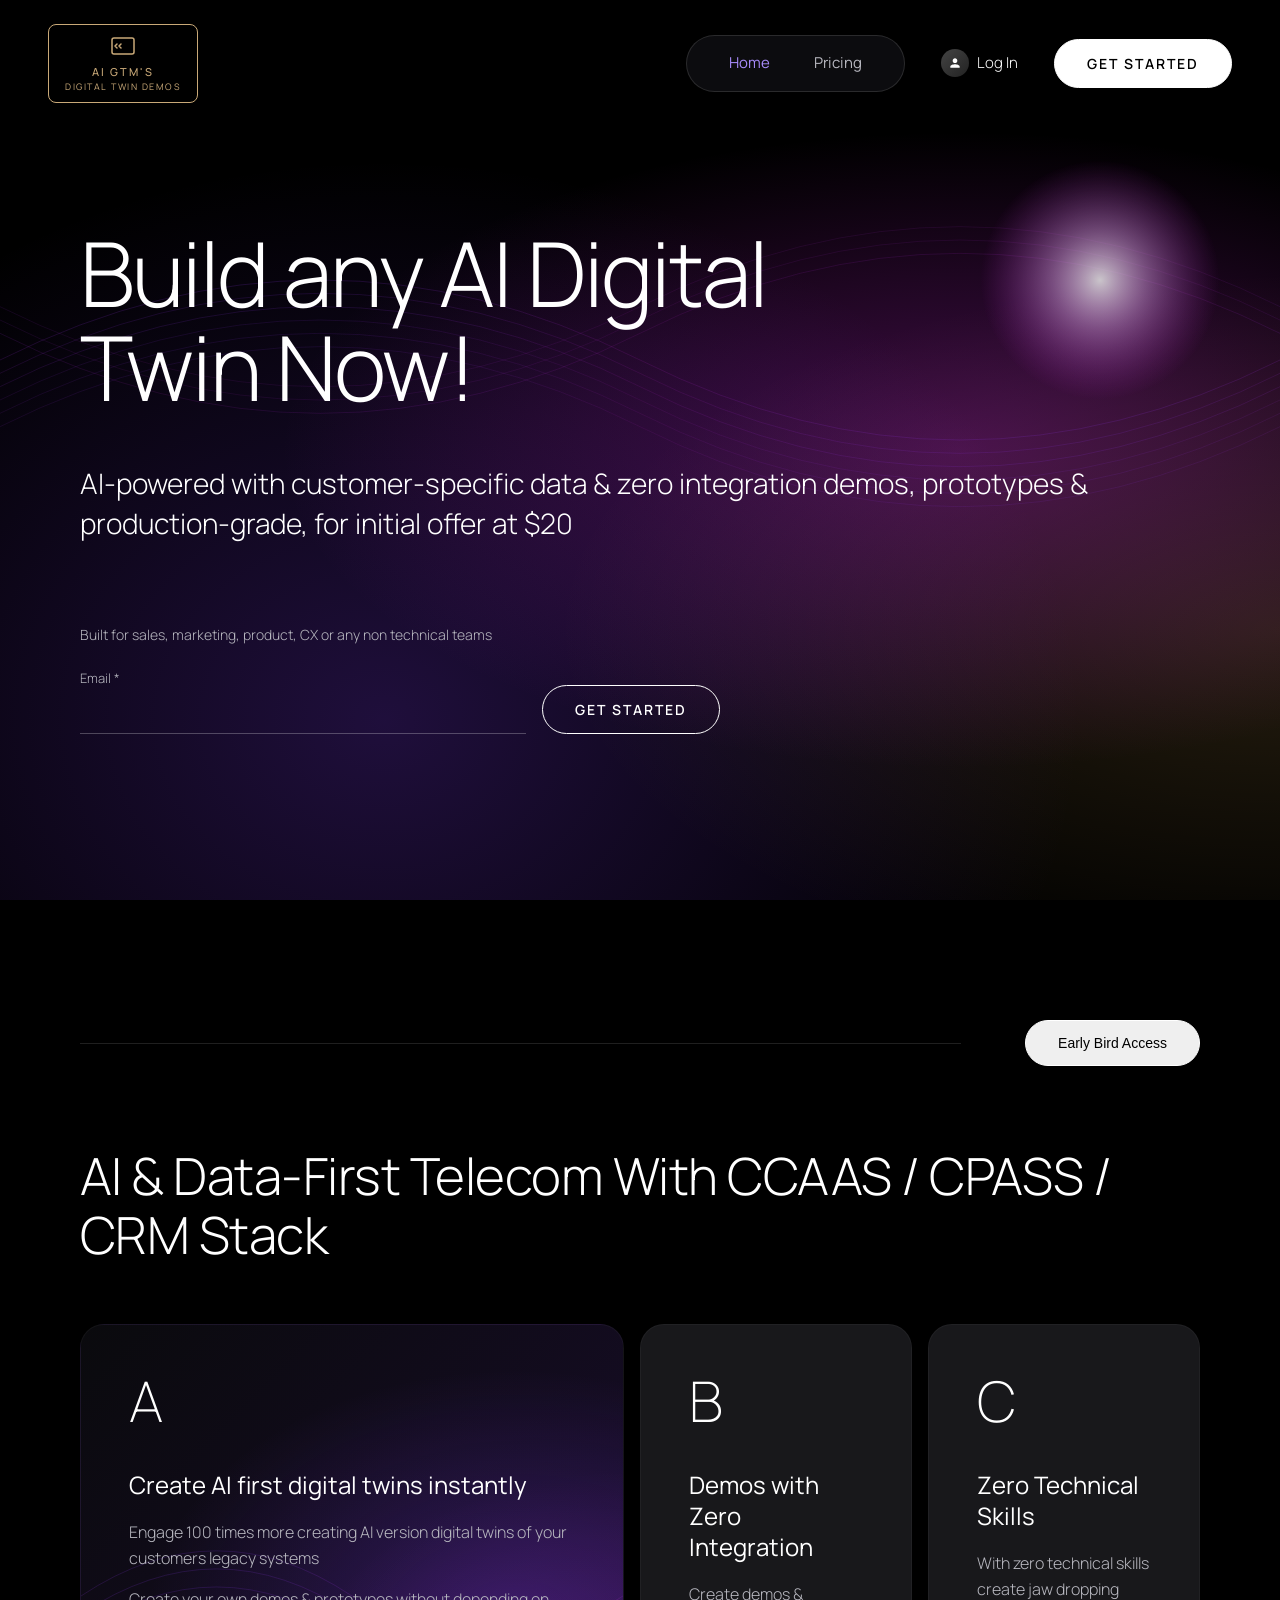
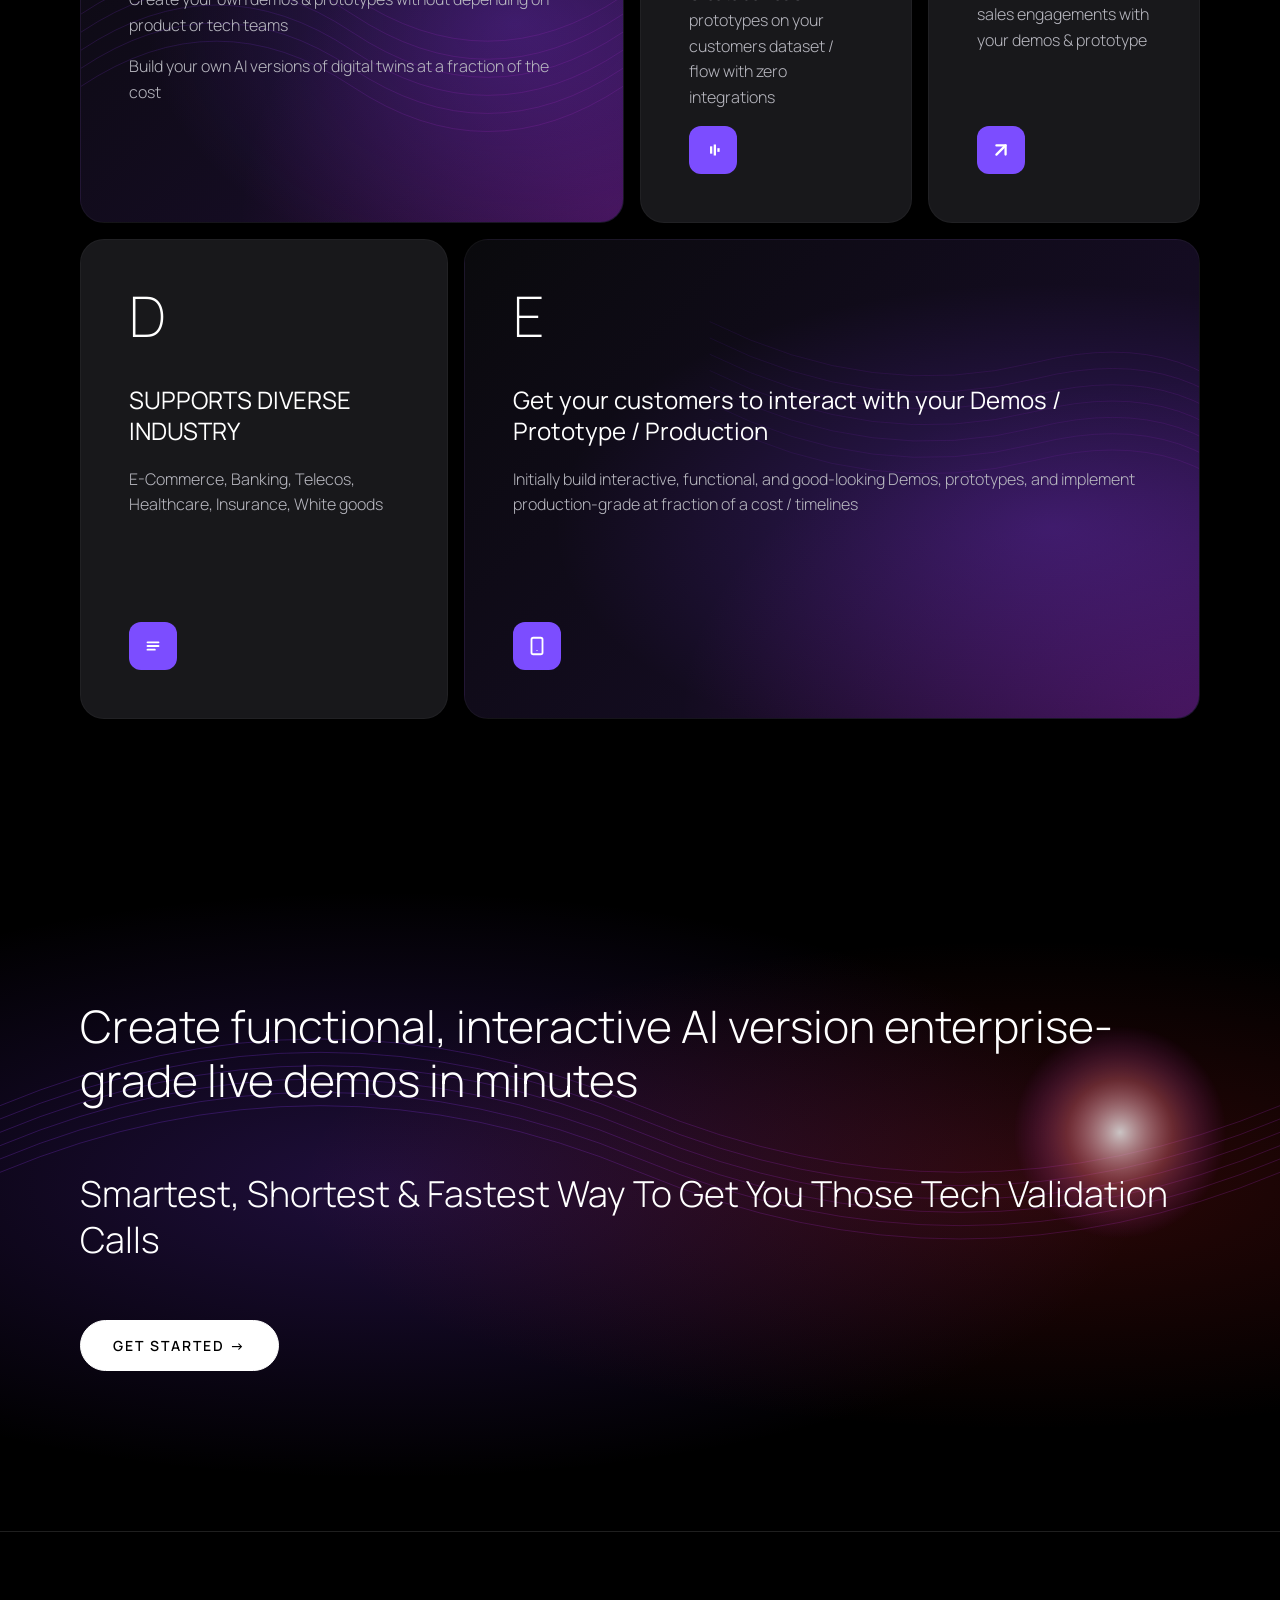
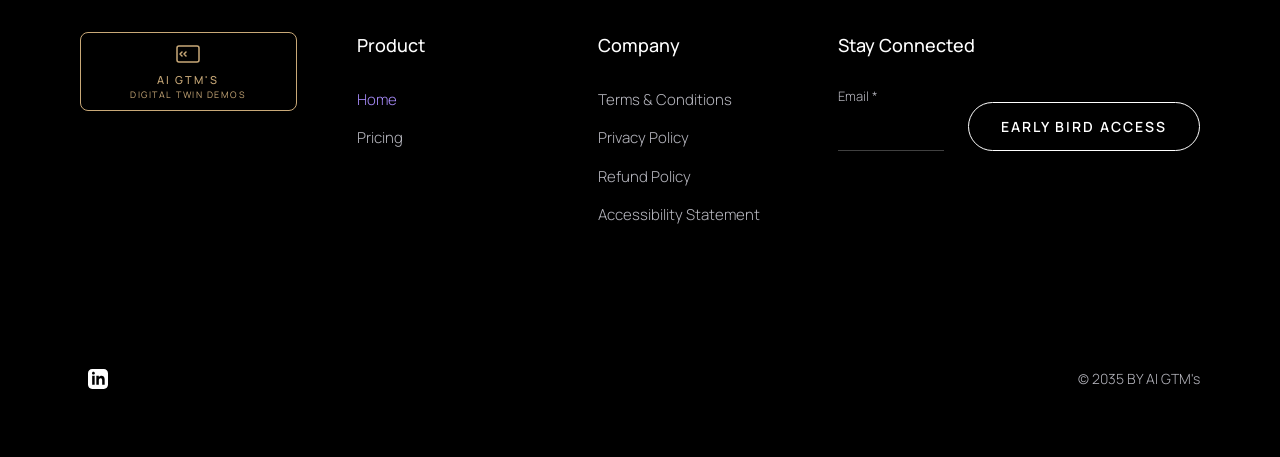
<file: index.html>
<!DOCTYPE html>
<html lang="en">
<head>
  <meta charset="UTF-8">
  <meta name="viewport" content="width=device-width, initial-scale=1.0">
  <title>AI GTM's — Build Any AI Digital Twin Now</title>
  <meta name="description" content="AI-powered with customer-specific data & zero integration demos, prototypes & production-grade, for initial offer at $20.">
  <link rel="stylesheet" href="styles.css">
</head>
<body>

  <!-- NAVIGATION -->
  <nav class="nav">
    <a href="index.html" class="logo">
      <div class="logo-icon">
        <svg width="28" height="28" viewBox="0 0 28 28" fill="none">
          <rect x="3" y="5" width="22" height="16" rx="2" stroke="#c9a978" stroke-width="1.5"/>
          <path d="M8 11l-2 2 2 2M12 11l-2 2 2 2" stroke="#c9a978" stroke-width="1.5" stroke-linecap="round" stroke-linejoin="round"/>
        </svg>
      </div>
      <div class="logo-text">AI GTM'S<br><span class="sub">DIGITAL TWIN DEMOS</span></div>
    </a>

    <div class="nav-right">
      <div class="nav-links">
        <a href="index.html" class="active">Home</a>
        <a href="pricing.html">Pricing</a>
      </div>
      <a href="#" class="login-btn">
        <span class="avatar">
          <svg width="14" height="14" viewBox="0 0 24 24" fill="currentColor"><path d="M12 12c2.21 0 4-1.79 4-4s-1.79-4-4-4-4 1.79-4 4 1.79 4 4 4zm0 2c-2.67 0-8 1.34-8 4v2h16v-2c0-2.66-5.33-4-8-4z"/></svg>
        </span>
        Log In
      </a>
      <button class="btn btn-primary">Get Started</button>
    </div>
  </nav>

  <!-- HERO -->
  <section class="hero">
    <div class="hero-bg"></div>
    <svg class="hero-wave" viewBox="0 0 1920 1080" preserveAspectRatio="xMidYMid slice" xmlns="http://www.w3.org/2000/svg">
      <defs>
        <linearGradient id="waveGrad" x1="0%" y1="0%" x2="100%" y2="100%">
          <stop offset="0%" stop-color="#7c3aed" stop-opacity="0.7"/>
          <stop offset="50%" stop-color="#c026d3" stop-opacity="0.5"/>
          <stop offset="100%" stop-color="#7c3aed" stop-opacity="0.7"/>
        </linearGradient>
        <radialGradient id="glow" cx="50%" cy="50%" r="50%">
          <stop offset="0%" stop-color="#fff" stop-opacity="0.9"/>
          <stop offset="40%" stop-color="#f0abfc" stop-opacity="0.5"/>
          <stop offset="100%" stop-color="#c026d3" stop-opacity="0"/>
        </radialGradient>
      </defs>
      <g opacity="0.8">
        <!-- Multiple wave layers -->
        <path d="M0,540 Q480,300 960,540 T1920,540" stroke="url(#waveGrad)" stroke-width="1" fill="none" opacity="0.6"/>
        <path d="M0,560 Q480,320 960,560 T1920,560" stroke="url(#waveGrad)" stroke-width="1" fill="none" opacity="0.5"/>
        <path d="M0,580 Q480,340 960,580 T1920,580" stroke="url(#waveGrad)" stroke-width="1" fill="none" opacity="0.5"/>
        <path d="M0,600 Q480,360 960,600 T1920,600" stroke="url(#waveGrad)" stroke-width="1" fill="none" opacity="0.4"/>
        <path d="M0,620 Q480,380 960,620 T1920,620" stroke="url(#waveGrad)" stroke-width="1" fill="none" opacity="0.4"/>
        <path d="M0,640 Q480,400 960,640 T1920,640" stroke="url(#waveGrad)" stroke-width="1" fill="none" opacity="0.4"/>
        <path d="M0,500 Q480,740 960,500 T1920,500" stroke="url(#waveGrad)" stroke-width="1" fill="none" opacity="0.5"/>
        <path d="M0,480 Q480,720 960,480 T1920,480" stroke="url(#waveGrad)" stroke-width="1" fill="none" opacity="0.4"/>
        <path d="M0,460 Q480,700 960,460 T1920,460" stroke="url(#waveGrad)" stroke-width="1" fill="none" opacity="0.4"/>
      </g>
      <circle cx="1650" cy="420" r="180" fill="url(#glow)"/>
    </svg>

    <div class="hero-content">
      <h1>Build any AI Digital<br>Twin Now!</h1>
      <p class="lead">AI-powered with customer-specific data &amp; zero integration demos, prototypes &amp; production-grade, for initial offer at $20</p>
      <p class="sub">Built for sales, marketing, product, CX or any non technical teams</p>
      <div class="email-form">
        <div class="field">
          <label for="hero-email">Email *</label>
          <input id="hero-email" type="email" required>
        </div>
        <button class="btn">Get Started</button>
      </div>
    </div>
  </section>

  <!-- FEATURES SECTION -->
  <section class="section">
    <div class="section-header">
      <div class="divider-line"></div>
      <button class="early-bird-pill">Early Bird Access</button>
    </div>

    <h2>AI &amp; Data-First Telecom With CCAAS / CPASS / CRM Stack</h2>

    <div style="height: 60px;"></div>

    <!-- Row 1: A, B, C -->
    <div class="cards">
      <div class="card card-large">
        <svg class="card-wave-bg" viewBox="0 0 600 480" preserveAspectRatio="xMidYMid slice">
          <defs>
            <linearGradient id="cardWaveA" x1="0%" y1="0%" x2="100%" y2="100%">
              <stop offset="0%" stop-color="#7c3aed" stop-opacity="0.6"/>
              <stop offset="100%" stop-color="#c026d3" stop-opacity="0.6"/>
            </linearGradient>
          </defs>
          <g>
            <path d="M0,300 Q150,200 300,300 T600,300" stroke="url(#cardWaveA)" stroke-width="0.8" fill="none"/>
            <path d="M0,320 Q150,220 300,320 T600,320" stroke="url(#cardWaveA)" stroke-width="0.8" fill="none"/>
            <path d="M0,340 Q150,240 300,340 T600,340" stroke="url(#cardWaveA)" stroke-width="0.8" fill="none"/>
            <path d="M0,360 Q150,260 300,360 T600,360" stroke="url(#cardWaveA)" stroke-width="0.8" fill="none"/>
            <path d="M0,380 Q150,280 300,380 T600,380" stroke="url(#cardWaveA)" stroke-width="0.8" fill="none"/>
            <path d="M0,400 Q150,300 300,400 T600,400" stroke="url(#cardWaveA)" stroke-width="0.8" fill="none"/>
          </g>
        </svg>
        <div class="card-letter">A</div>
        <h3>Create AI first digital twins instantly</h3>
        <p>Engage 100 times more creating AI version digital twins of your customers legacy systems</p>
        <p>Create your own demos &amp; prototypes without depending on product or tech teams</p>
        <p>Build your own AI versions of digital twins at a fraction of the cost</p>
      </div>

      <div class="card">
        <div class="card-letter">B</div>
        <h3>Demos with Zero Integration</h3>
        <p>Create demos &amp; prototypes on your customers dataset / flow with zero integrations</p>
        <div class="card-icon">
          <svg width="22" height="22" viewBox="0 0 24 24" fill="none" stroke="currentColor" stroke-width="2.5">
            <line x1="6" y1="12" x2="6" y2="12"/>
            <line x1="10" y1="8" x2="10" y2="16"/>
            <line x1="14" y1="6" x2="14" y2="18"/>
            <line x1="18" y1="10" x2="18" y2="14"/>
          </svg>
        </div>
      </div>

      <div class="card">
        <div class="card-letter">C</div>
        <h3>Zero Technical Skills</h3>
        <p>With zero technical skills create jaw dropping sales engagements with your demos &amp; prototype</p>
        <div class="card-icon">
          <svg width="22" height="22" viewBox="0 0 24 24" fill="none" stroke="currentColor" stroke-width="2.5" stroke-linecap="round" stroke-linejoin="round">
            <line x1="7" y1="17" x2="17" y2="7"/>
            <polyline points="7 7 17 7 17 17"/>
          </svg>
        </div>
      </div>
    </div>

    <!-- Row 2: D, E -->
    <div class="cards-row-2">
      <div class="card">
        <div class="card-letter">D</div>
        <h3>SUPPORTS DIVERSE INDUSTRY</h3>
        <p>E-Commerce, Banking, Telecos, Healthcare, Insurance, White goods</p>
        <div class="card-icon">
          <svg width="22" height="22" viewBox="0 0 24 24" fill="none" stroke="currentColor" stroke-width="2" stroke-linecap="round">
            <line x1="6" y1="8" x2="18" y2="8"/>
            <line x1="6" y1="12" x2="18" y2="12"/>
            <line x1="6" y1="16" x2="14" y2="16"/>
          </svg>
        </div>
      </div>

      <div class="card card-large">
        <svg class="card-wave-bg" viewBox="0 0 900 480" preserveAspectRatio="xMidYMid slice">
          <defs>
            <linearGradient id="cardWaveE" x1="0%" y1="0%" x2="100%" y2="100%">
              <stop offset="0%" stop-color="#4c1d95" stop-opacity="0.6"/>
              <stop offset="100%" stop-color="#c026d3" stop-opacity="0.7"/>
            </linearGradient>
          </defs>
          <g>
            <path d="M300,100 Q500,200 700,150 T1000,250" stroke="url(#cardWaveE)" stroke-width="0.8" fill="none"/>
            <path d="M300,120 Q500,220 700,170 T1000,270" stroke="url(#cardWaveE)" stroke-width="0.8" fill="none"/>
            <path d="M300,140 Q500,240 700,190 T1000,290" stroke="url(#cardWaveE)" stroke-width="0.8" fill="none"/>
            <path d="M300,160 Q500,260 700,210 T1000,310" stroke="url(#cardWaveE)" stroke-width="0.8" fill="none"/>
            <path d="M300,180 Q500,280 700,230 T1000,330" stroke="url(#cardWaveE)" stroke-width="0.8" fill="none"/>
            <path d="M300,200 Q500,300 700,250 T1000,350" stroke="url(#cardWaveE)" stroke-width="0.8" fill="none"/>
            <path d="M300,220 Q500,320 700,270 T1000,370" stroke="url(#cardWaveE)" stroke-width="0.8" fill="none"/>
          </g>
        </svg>
        <div class="card-letter">E</div>
        <h3>Get your customers to interact with your Demos / Prototype / Production</h3>
        <p>Initially build interactive, functional, and good-looking Demos, prototypes, and implement production-grade at fraction of a cost / timelines</p>
        <div class="card-icon">
          <svg width="22" height="22" viewBox="0 0 24 24" fill="none" stroke="currentColor" stroke-width="2">
            <rect x="6" y="3" width="12" height="18" rx="2"/>
            <line x1="12" y1="17" x2="12" y2="17.5"/>
          </svg>
        </div>
      </div>
    </div>
  </section>

  <!-- DEMOS / VALUE PROP SECTION -->
  <section class="demos-section">
    <div class="demos-bg"></div>
    <svg class="hero-wave" viewBox="0 0 1920 800" preserveAspectRatio="xMidYMid slice" xmlns="http://www.w3.org/2000/svg">
      <defs>
        <linearGradient id="waveGrad2" x1="0%" y1="0%" x2="100%" y2="100%">
          <stop offset="0%" stop-color="#7c3aed" stop-opacity="0.7"/>
          <stop offset="100%" stop-color="#c026d3" stop-opacity="0.5"/>
        </linearGradient>
        <radialGradient id="glow2" cx="50%" cy="50%" r="50%">
          <stop offset="0%" stop-color="#fff" stop-opacity="0.9"/>
          <stop offset="50%" stop-color="#fb7185" stop-opacity="0.4"/>
          <stop offset="100%" stop-color="#c026d3" stop-opacity="0"/>
        </radialGradient>
      </defs>
      <g opacity="0.7">
        <path d="M0,400 Q480,200 960,400 T1920,400" stroke="url(#waveGrad2)" stroke-width="1" fill="none"/>
        <path d="M0,420 Q480,220 960,420 T1920,420" stroke="url(#waveGrad2)" stroke-width="1" fill="none"/>
        <path d="M0,440 Q480,240 960,440 T1920,440" stroke="url(#waveGrad2)" stroke-width="1" fill="none"/>
        <path d="M0,460 Q480,260 960,460 T1920,460" stroke="url(#waveGrad2)" stroke-width="1" fill="none"/>
        <path d="M0,480 Q480,280 960,480 T1920,480" stroke="url(#waveGrad2)" stroke-width="1" fill="none"/>
        <path d="M0,500 Q480,300 960,500 T1920,500" stroke="url(#waveGrad2)" stroke-width="1" fill="none"/>
      </g>
      <circle cx="1680" cy="440" r="160" fill="url(#glow2)"/>
    </svg>
    <div class="demos-content">
      <h2>Create functional, interactive AI version enterprise-grade live demos in minutes</h2>
      <h3>Smartest, Shortest &amp; Fastest Way To Get You Those Tech Validation Calls</h3>
      <a href="pricing.html" class="btn btn-primary">Get Started →</a>
    </div>
  </section>

  <!-- FOOTER -->
  <footer class="footer">
    <div class="footer-grid">
      <a href="index.html" class="logo" style="align-self: flex-start;">
        <div class="logo-icon">
          <svg width="28" height="28" viewBox="0 0 28 28" fill="none">
            <rect x="3" y="5" width="22" height="16" rx="2" stroke="#c9a978" stroke-width="1.5"/>
            <path d="M8 11l-2 2 2 2M12 11l-2 2 2 2" stroke="#c9a978" stroke-width="1.5" stroke-linecap="round" stroke-linejoin="round"/>
          </svg>
        </div>
        <div class="logo-text">AI GTM'S<br><span class="sub">DIGITAL TWIN DEMOS</span></div>
      </a>

      <div>
        <h4>Product</h4>
        <ul>
          <li><a href="index.html" class="active">Home</a></li>
          <li><a href="pricing.html">Pricing</a></li>
        </ul>
      </div>

      <div>
        <h4>Company</h4>
        <ul>
          <li><a href="#">Terms &amp; Conditions</a></li>
          <li><a href="#">Privacy Policy</a></li>
          <li><a href="#">Refund Policy</a></li>
          <li><a href="#">Accessibility Statement</a></li>
        </ul>
      </div>

      <div>
        <h4>Stay Connected</h4>
        <div class="footer-form">
          <div class="field">
            <label for="footer-email">Email *</label>
            <input id="footer-email" type="email" required>
          </div>
          <button class="btn">Early Bird Access</button>
        </div>
      </div>
    </div>

    <div class="footer-bottom">
      <div class="social">
        <a href="#" aria-label="LinkedIn">
          <svg width="20" height="20" viewBox="0 0 24 24" fill="currentColor">
            <path d="M19 0h-14C2.24 0 0 2.24 0 5v14c0 2.76 2.24 5 5 5h14c2.76 0 5-2.24 5-5V5c0-2.76-2.24-5-5-5zM8 19H5V8h3v11zM6.5 6.73c-.97 0-1.75-.79-1.75-1.76s.78-1.76 1.75-1.76 1.75.79 1.75 1.76-.78 1.76-1.75 1.76zM20 19h-3v-5.6c0-3.37-4-3.11-4 0V19h-3V8h3v1.76c1.4-2.58 7-2.77 7 2.47V19z"/>
          </svg>
        </a>
      </div>
      <div class="copyright">© 2035 BY AI GTM's</div>
    </div>
  </footer>

</body>
</html>
</file>
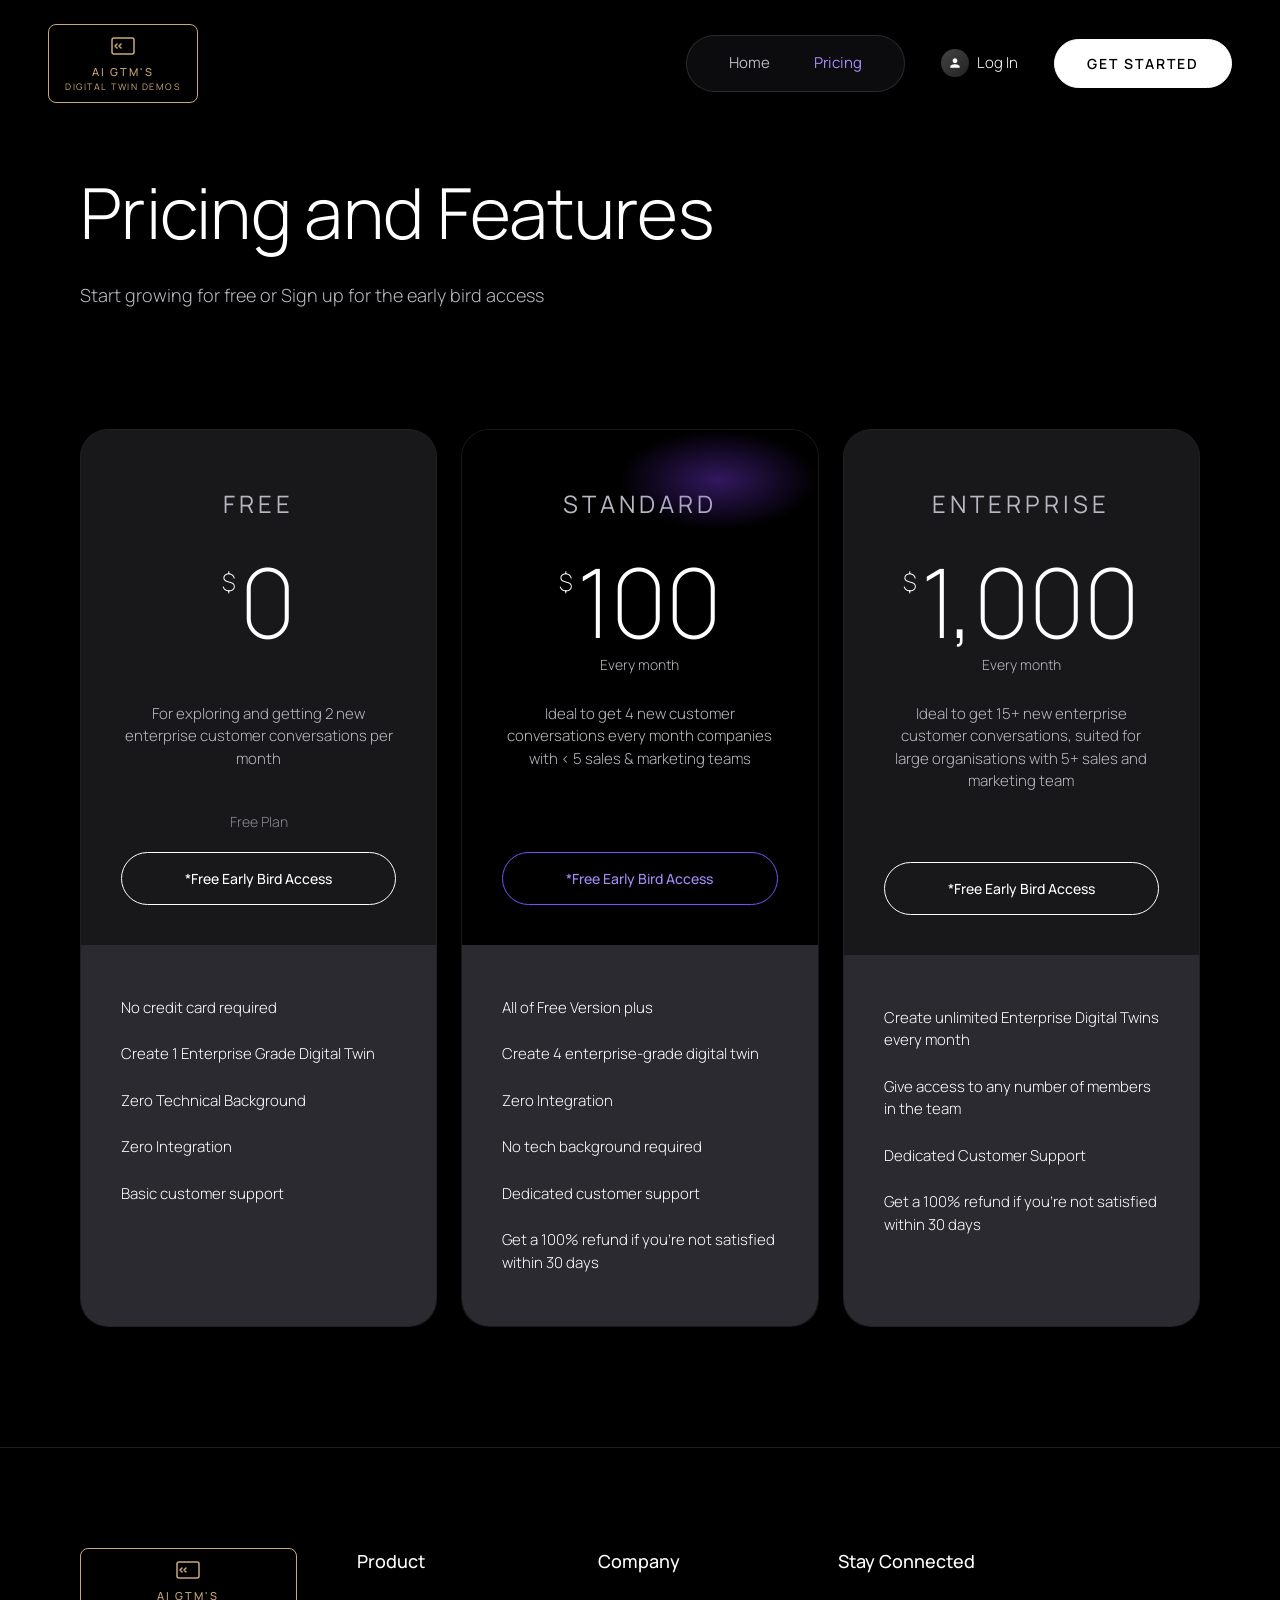
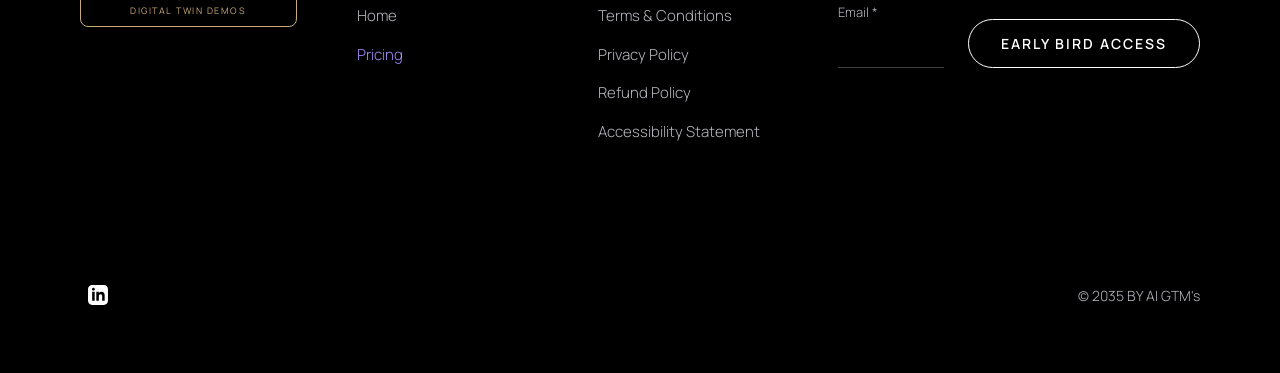
<file: pricing.html>
<!DOCTYPE html>
<html lang="en">
<head>
  <meta charset="UTF-8">
  <meta name="viewport" content="width=device-width, initial-scale=1.0">
  <title>Pricing — AI GTM's</title>
  <meta name="description" content="Pricing and Features. Start growing for free or Sign up for the early bird access.">
  <link rel="stylesheet" href="styles.css">
</head>
<body>

  <!-- NAVIGATION -->
  <nav class="nav">
    <a href="index.html" class="logo">
      <div class="logo-icon">
        <svg width="28" height="28" viewBox="0 0 28 28" fill="none">
          <rect x="3" y="5" width="22" height="16" rx="2" stroke="#c9a978" stroke-width="1.5"/>
          <path d="M8 11l-2 2 2 2M12 11l-2 2 2 2" stroke="#c9a978" stroke-width="1.5" stroke-linecap="round" stroke-linejoin="round"/>
        </svg>
      </div>
      <div class="logo-text">AI GTM'S<br><span class="sub">DIGITAL TWIN DEMOS</span></div>
    </a>

    <div class="nav-right">
      <div class="nav-links">
        <a href="index.html">Home</a>
        <a href="pricing.html" class="active">Pricing</a>
      </div>
      <a href="#" class="login-btn">
        <span class="avatar">
          <svg width="14" height="14" viewBox="0 0 24 24" fill="currentColor"><path d="M12 12c2.21 0 4-1.79 4-4s-1.79-4-4-4-4 1.79-4 4 1.79 4 4 4zm0 2c-2.67 0-8 1.34-8 4v2h16v-2c0-2.66-5.33-4-8-4z"/></svg>
        </span>
        Log In
      </a>
      <button class="btn btn-primary">Get Started</button>
    </div>
  </nav>

  <!-- PRICING HERO -->
  <section class="pricing-hero">
    <h1>Pricing and Features</h1>
    <p>Start growing for free or Sign up for the early bird access</p>
  </section>

  <!-- PRICING GRID -->
  <section class="pricing-grid">

    <!-- FREE -->
    <div class="price-card">
      <div class="price-header">
        <div class="price-tier">FREE</div>
        <div class="price-amount"><span class="dollar">$</span>0</div>
        <div class="price-period">&nbsp;</div>
        <div class="price-desc">For exploring and getting 2 new enterprise customer conversations per month</div>
        <div class="price-plan">Free Plan</div>
        <button class="price-cta">*Free Early Bird Access</button>
      </div>
      <ul class="price-features">
        <li>No credit card required</li>
        <li>Create 1 Enterprise Grade Digital Twin</li>
        <li>Zero Technical Background</li>
        <li>Zero Integration</li>
        <li>Basic customer support</li>
      </ul>
    </div>

    <!-- STANDARD - popular -->
    <div class="price-card popular">
      <div class="popular-tag">Popular</div>
      <div class="price-header">
        <div class="price-tier">STANDARD</div>
        <div class="price-amount"><span class="dollar">$</span>100</div>
        <div class="price-period">Every month</div>
        <div class="price-desc">Ideal to get 4 new customer conversations every month companies with &lt; 5 sales &amp; marketing teams</div>
        <div class="price-plan">&nbsp;</div>
        <button class="price-cta">*Free Early Bird Access</button>
      </div>
      <ul class="price-features">
        <li>All of Free Version plus</li>
        <li>Create 4 enterprise-grade digital twin</li>
        <li>Zero Integration</li>
        <li>No tech background required</li>
        <li>Dedicated customer support</li>
        <li>Get a 100% refund if you're not satisfied within 30 days</li>
      </ul>
    </div>

    <!-- ENTERPRISE -->
    <div class="price-card">
      <div class="price-header">
        <div class="price-tier">ENTERPRISE</div>
        <div class="price-amount"><span class="dollar">$</span>1,000</div>
        <div class="price-period">Every month</div>
        <div class="price-desc">Ideal to get 15+ new enterprise customer conversations, suited for large organisations with 5+ sales and marketing team</div>
        <div class="price-plan">&nbsp;</div>
        <button class="price-cta">*Free Early Bird Access</button>
      </div>
      <ul class="price-features">
        <li>Create unlimited Enterprise Digital Twins every month</li>
        <li>Give access to any number of members in the team</li>
        <li>Dedicated Customer Support</li>
        <li>Get a 100% refund if you're not satisfied within 30 days</li>
      </ul>
    </div>
  </section>

  <!-- FOOTER -->
  <footer class="footer">
    <div class="footer-grid">
      <a href="index.html" class="logo" style="align-self: flex-start;">
        <div class="logo-icon">
          <svg width="28" height="28" viewBox="0 0 28 28" fill="none">
            <rect x="3" y="5" width="22" height="16" rx="2" stroke="#c9a978" stroke-width="1.5"/>
            <path d="M8 11l-2 2 2 2M12 11l-2 2 2 2" stroke="#c9a978" stroke-width="1.5" stroke-linecap="round" stroke-linejoin="round"/>
          </svg>
        </div>
        <div class="logo-text">AI GTM'S<br><span class="sub">DIGITAL TWIN DEMOS</span></div>
      </a>

      <div>
        <h4>Product</h4>
        <ul>
          <li><a href="index.html">Home</a></li>
          <li><a href="pricing.html" class="active">Pricing</a></li>
        </ul>
      </div>

      <div>
        <h4>Company</h4>
        <ul>
          <li><a href="#">Terms &amp; Conditions</a></li>
          <li><a href="#">Privacy Policy</a></li>
          <li><a href="#">Refund Policy</a></li>
          <li><a href="#">Accessibility Statement</a></li>
        </ul>
      </div>

      <div>
        <h4>Stay Connected</h4>
        <div class="footer-form">
          <div class="field">
            <label for="footer-email">Email *</label>
            <input id="footer-email" type="email" required>
          </div>
          <button class="btn">Early Bird Access</button>
        </div>
      </div>
    </div>

    <div class="footer-bottom">
      <div class="social">
        <a href="#" aria-label="LinkedIn">
          <svg width="20" height="20" viewBox="0 0 24 24" fill="currentColor">
            <path d="M19 0h-14C2.24 0 0 2.24 0 5v14c0 2.76 2.24 5 5 5h14c2.76 0 5-2.24 5-5V5c0-2.76-2.24-5-5-5zM8 19H5V8h3v11zM6.5 6.73c-.97 0-1.75-.79-1.75-1.76s.78-1.76 1.75-1.76 1.75.79 1.75 1.76-.78 1.76-1.75 1.76zM20 19h-3v-5.6c0-3.37-4-3.11-4 0V19h-3V8h3v1.76c1.4-2.58 7-2.77 7 2.47V19z"/>
          </svg>
        </a>
      </div>
      <div class="copyright">© 2035 BY AI GTM's</div>
    </div>
  </footer>

</body>
</html>
</file>
<file: styles.css>
/* ============================================
   AI GTM's — Digital Twin Demos
   Rebuilt from original Wix design
   ============================================ */

@import url('https://fonts.googleapis.com/css2?family=Manrope:wght@300;400;500;600;700&family=Cormorant+Garamond:wght@300;400;500&display=swap');

:root {
  --bg: #000000;
  --bg-card: #18181b;
  --bg-card-2: #0f0f12;
  --text: #ffffff;
  --text-muted: #b8b8c0;
  --text-dim: #8a8a94;
  --accent: #7c4dff;
  --accent-bright: #a78bfa;
  --gold: #c9a978;
  --border: rgba(255, 255, 255, 0.12);
  --border-bright: rgba(255, 255, 255, 0.25);
  --gradient-purple: linear-gradient(135deg, #4c1d95 0%, #7c3aed 50%, #c026d3 100%);
}

* {
  box-sizing: border-box;
  margin: 0;
  padding: 0;
}

html { scroll-behavior: smooth; }

body {
  font-family: 'Manrope', -apple-system, sans-serif;
  background: var(--bg);
  color: var(--text);
  font-weight: 300;
  line-height: 1.5;
  overflow-x: hidden;
}

a { color: inherit; text-decoration: none; }

/* ============================================
   NAVIGATION
   ============================================ */
.nav {
  position: fixed;
  top: 0; left: 0; right: 0;
  z-index: 100;
  display: flex;
  justify-content: space-between;
  align-items: center;
  padding: 24px 48px;
  background: rgba(0, 0, 0, 0.7);
  backdrop-filter: blur(12px);
  -webkit-backdrop-filter: blur(12px);
}

.logo {
  display: flex;
  flex-direction: column;
  align-items: center;
  gap: 4px;
  padding: 8px 16px;
  border: 1px solid var(--gold);
  border-radius: 8px;
}

.logo-icon {
  width: 28px; height: 28px;
  display: flex; align-items: center; justify-content: center;
}

.logo-text {
  color: var(--gold);
  font-size: 11px;
  font-weight: 500;
  letter-spacing: 2px;
  text-align: center;
  line-height: 1.3;
}

.logo-text .sub {
  font-size: 9px;
  font-weight: 400;
  letter-spacing: 1.5px;
}

.nav-right {
  display: flex;
  align-items: center;
  gap: 20px;
}

.nav-links {
  display: flex;
  align-items: center;
  gap: 8px;
  padding: 8px 24px;
  background: rgba(20, 20, 25, 0.6);
  border: 1px solid var(--border);
  border-radius: 999px;
}

.nav-links a {
  padding: 8px 18px;
  font-size: 15px;
  font-weight: 400;
  color: var(--text-muted);
  border-radius: 999px;
  transition: color 0.2s;
}

.nav-links a:hover { color: var(--text); }
.nav-links a.active { color: var(--accent-bright); }

.login-btn {
  display: flex;
  align-items: center;
  gap: 8px;
  padding: 8px 16px;
  color: var(--text);
  font-size: 15px;
}

.avatar {
  width: 28px; height: 28px;
  border-radius: 50%;
  background: linear-gradient(135deg, #444, #222);
  display: flex; align-items: center; justify-content: center;
}

.btn {
  display: inline-flex;
  align-items: center;
  justify-content: center;
  gap: 10px;
  padding: 14px 32px;
  font-family: inherit;
  font-size: 14px;
  font-weight: 600;
  letter-spacing: 2px;
  text-transform: uppercase;
  border-radius: 999px;
  border: 1px solid var(--text);
  background: transparent;
  color: var(--text);
  cursor: pointer;
  transition: all 0.25s ease;
}

.btn:hover {
  background: var(--text);
  color: var(--bg);
  transform: translateY(-1px);
}

.btn-primary {
  background: var(--text);
  color: var(--bg);
}
.btn-primary:hover {
  background: transparent;
  color: var(--text);
}

.btn-accent {
  border-color: var(--accent);
  color: var(--accent-bright);
}

/* ============================================
   HERO
   ============================================ */
.hero {
  position: relative;
  min-height: 100vh;
  padding: 160px 80px 100px;
  overflow: hidden;
  display: flex;
  flex-direction: column;
  justify-content: center;
}

.hero-bg {
  position: absolute;
  inset: 0;
  z-index: 0;
  background: radial-gradient(ellipse at 75% 50%, rgba(192, 38, 211, 0.35), transparent 50%),
              radial-gradient(ellipse at 100% 70%, rgba(255, 200, 100, 0.15), transparent 40%),
              radial-gradient(ellipse at 30% 80%, rgba(124, 58, 237, 0.25), transparent 55%),
              #000;
}

.hero-wave {
  position: absolute;
  inset: 0;
  z-index: 1;
  pointer-events: none;
  opacity: 0.85;
}

.hero-content {
  position: relative;
  z-index: 2;
  max-width: 1400px;
}

.hero h1 {
  font-family: 'Manrope', sans-serif;
  font-weight: 300;
  font-size: clamp(48px, 7vw, 104px);
  line-height: 1.05;
  letter-spacing: -0.02em;
  margin-bottom: 48px;
}

.hero p.lead {
  font-size: clamp(20px, 2.2vw, 32px);
  font-weight: 300;
  line-height: 1.45;
  color: var(--text);
  max-width: 1100px;
  margin-bottom: 80px;
}

.hero p.sub {
  font-size: 14px;
  color: var(--text-muted);
  margin-bottom: 24px;
}

.email-form {
  display: flex;
  gap: 16px;
  max-width: 640px;
  align-items: flex-end;
}

.email-form .field {
  flex: 1;
  border-bottom: 1px solid var(--border-bright);
  padding-bottom: 8px;
}

.email-form label {
  display: block;
  font-size: 13px;
  color: var(--text-muted);
  margin-bottom: 6px;
}

.email-form input {
  width: 100%;
  background: transparent;
  border: none;
  outline: none;
  color: var(--text);
  font-family: inherit;
  font-size: 16px;
  padding: 4px 0;
}

/* ============================================
   SECTION — features / cards
   ============================================ */
.section {
  padding: 120px 80px;
  position: relative;
}

.section-header {
  display: flex;
  justify-content: space-between;
  align-items: center;
  margin-bottom: 80px;
  gap: 40px;
  flex-wrap: wrap;
}

.section h2 {
  font-weight: 300;
  font-size: clamp(32px, 4vw, 56px);
  line-height: 1.15;
  letter-spacing: -0.01em;
  max-width: 1200px;
}

.early-bird-pill {
  padding: 14px 32px;
  border: 1px solid var(--text);
  border-radius: 999px;
  font-size: 14px;
  font-weight: 500;
  white-space: nowrap;
  cursor: pointer;
  transition: all 0.2s;
}
.early-bird-pill:hover {
  background: var(--text);
  color: var(--bg);
}

.divider-line {
  height: 1px;
  background: var(--border);
  flex: 1;
  margin-right: 24px;
}

/* Card grid */
.cards {
  display: grid;
  grid-template-columns: 2fr 1fr 1fr;
  gap: 16px;
  margin-bottom: 16px;
}

.cards-row-2 {
  display: grid;
  grid-template-columns: 1fr 2fr;
  gap: 16px;
}

.card {
  position: relative;
  background: var(--bg-card);
  border-radius: 24px;
  padding: 48px;
  min-height: 480px;
  overflow: hidden;
  display: flex;
  flex-direction: column;
  border: 1px solid rgba(255,255,255,0.04);
}

.card-letter {
  font-size: 56px;
  font-weight: 200;
  color: var(--text);
  margin-bottom: 40px;
  line-height: 1;
}

.card h3 {
  font-size: 24px;
  font-weight: 400;
  margin-bottom: 20px;
  line-height: 1.3;
}

.card p {
  font-size: 16px;
  color: var(--text-muted);
  line-height: 1.6;
  margin-bottom: 16px;
}

.card-icon {
  margin-top: auto;
  width: 48px; height: 48px;
  background: var(--accent);
  border-radius: 12px;
  display: flex; align-items: center; justify-content: center;
  color: white;
  align-self: flex-start;
}

.card-large {
  background: linear-gradient(135deg, #0a0a0d 0%, #1a0d2e 100%);
  position: relative;
}

.card-large::before {
  content: '';
  position: absolute;
  inset: 0;
  background: radial-gradient(ellipse at 80% 60%, rgba(124, 58, 237, 0.3), transparent 60%),
              radial-gradient(ellipse at 100% 100%, rgba(192, 38, 211, 0.25), transparent 50%);
  pointer-events: none;
}

.card-large > * { position: relative; z-index: 1; }

.card-wave-bg {
  position: absolute;
  inset: 0;
  opacity: 0.4;
  pointer-events: none;
}

/* ============================================
   DEMOS SECTION
   ============================================ */
.demos-section {
  position: relative;
  padding: 160px 80px;
  overflow: hidden;
}

.demos-bg {
  position: absolute;
  inset: 0;
  background: radial-gradient(ellipse at 80% 50%, rgba(220, 38, 38, 0.2), transparent 50%),
              radial-gradient(ellipse at 30% 50%, rgba(124, 58, 237, 0.25), transparent 60%),
              #000;
  z-index: 0;
}

.demos-content {
  position: relative;
  z-index: 2;
  max-width: 1400px;
}

.demos-section h2 {
  font-weight: 300;
  font-size: clamp(28px, 3.5vw, 48px);
  line-height: 1.2;
  margin-bottom: 64px;
  max-width: 1300px;
}

.demos-section h3 {
  font-weight: 300;
  font-size: clamp(24px, 2.8vw, 40px);
  line-height: 1.3;
  margin-bottom: 56px;
  color: var(--text);
  max-width: 1300px;
}

/* ============================================
   PRICING
   ============================================ */
.pricing-hero {
  padding: 160px 80px 60px;
}

.pricing-hero h1 {
  font-weight: 300;
  font-size: clamp(40px, 5.5vw, 72px);
  letter-spacing: -0.01em;
  margin-bottom: 16px;
}

.pricing-hero p {
  font-size: 18px;
  color: var(--text-muted);
}

.pricing-grid {
  display: grid;
  grid-template-columns: repeat(3, 1fr);
  gap: 24px;
  padding: 60px 80px 120px;
  position: relative;
}

.price-card {
  background: var(--bg-card);
  border-radius: 28px;
  overflow: hidden;
  position: relative;
  border: 1px solid rgba(255,255,255,0.04);
  display: flex;
  flex-direction: column;
}

.price-card.popular {
  background: var(--bg-card-2);
}

.popular-tag {
  position: absolute;
  top: -14px;
  left: 50%;
  transform: translateX(-50%);
  background: #2a2a30;
  padding: 6px 20px;
  font-size: 14px;
  border-radius: 6px;
  color: var(--text-muted);
}

.price-header {
  padding: 56px 40px 40px;
  text-align: center;
  background: var(--bg-card);
  position: relative;
}

.price-card.popular .price-header {
  background: #000;
}

.price-card.popular .price-header::after {
  content: '';
  position: absolute;
  top: 0; right: 0;
  width: 200px; height: 100px;
  background: radial-gradient(ellipse at center, rgba(124, 58, 237, 0.4), transparent 70%);
  pointer-events: none;
}

.price-tier {
  font-size: 24px;
  font-weight: 400;
  letter-spacing: 4px;
  margin-bottom: 32px;
  color: var(--text-muted);
}

.price-amount {
  font-size: 96px;
  font-weight: 200;
  line-height: 1;
  margin-bottom: 4px;
  display: flex;
  align-items: flex-start;
  justify-content: center;
  gap: 4px;
}

.price-amount .dollar {
  font-size: 24px;
  margin-top: 16px;
}

.price-period {
  font-size: 14px;
  color: var(--text-muted);
  margin-bottom: 28px;
}

.price-desc {
  font-size: 15px;
  color: var(--text-muted);
  line-height: 1.5;
  margin-bottom: 28px;
  min-height: 80px;
}

.price-plan {
  font-size: 14px;
  color: var(--text-dim);
  margin-bottom: 20px;
}

.price-cta {
  width: 100%;
  padding: 16px;
  background: transparent;
  border: 1px solid var(--text);
  color: var(--text);
  font-family: inherit;
  font-size: 14px;
  font-weight: 500;
  border-radius: 999px;
  cursor: pointer;
  transition: all 0.2s;
}
.price-card.popular .price-cta {
  border-color: var(--accent);
  color: var(--accent-bright);
}
.price-cta:hover {
  background: var(--text);
  color: var(--bg);
}
.price-card.popular .price-cta:hover {
  background: var(--accent);
  color: var(--text);
  border-color: var(--accent);
}

.price-features {
  padding: 40px;
  background: #2a2a30;
  flex: 1;
  list-style: none;
}

.price-features li {
  padding: 12px 0;
  font-size: 15px;
  color: var(--text);
  line-height: 1.5;
}

/* ============================================
   FOOTER
   ============================================ */
.footer {
  padding: 100px 80px 60px;
  border-top: 1px solid var(--border);
  background: #000;
}

.footer-grid {
  display: grid;
  grid-template-columns: 1.2fr 1fr 1fr 2fr;
  gap: 60px;
  align-items: flex-start;
  margin-bottom: 80px;
}

.footer h4 {
  font-size: 18px;
  font-weight: 500;
  margin-bottom: 28px;
}

.footer ul {
  list-style: none;
}

.footer ul li {
  margin-bottom: 14px;
}

.footer ul a {
  color: var(--text-muted);
  font-size: 15px;
  transition: color 0.2s;
}
.footer ul a:hover { color: var(--text); }
.footer ul a.active { color: var(--accent-bright); }

.footer-form {
  display: flex;
  align-items: flex-end;
  gap: 24px;
}

.footer-form .field {
  flex: 1;
  border-bottom: 1px solid var(--border-bright);
  padding-bottom: 8px;
}

.footer-form label {
  display: block;
  font-size: 13px;
  color: var(--text-muted);
  margin-bottom: 6px;
}

.footer-form input {
  width: 100%;
  background: transparent;
  border: none;
  outline: none;
  color: var(--text);
  font-family: inherit;
  font-size: 16px;
  padding: 4px 0;
}

.footer-bottom {
  display: flex;
  justify-content: space-between;
  align-items: center;
  padding-top: 40px;
}

.social {
  display: flex;
  gap: 16px;
}

.social a {
  width: 36px; height: 36px;
  display: flex; align-items: center; justify-content: center;
  color: var(--text);
}

.copyright {
  font-size: 14px;
  color: var(--text-muted);
}

/* ============================================
   RESPONSIVE
   ============================================ */
@media (max-width: 1024px) {
  .nav { padding: 20px 24px; }
  .hero, .section, .demos-section, .pricing-hero, .pricing-grid, .footer { padding-left: 32px; padding-right: 32px; }
  .cards, .cards-row-2 { grid-template-columns: 1fr; }
  .pricing-grid { grid-template-columns: 1fr; }
  .footer-grid { grid-template-columns: 1fr 1fr; }
}

@media (max-width: 640px) {
  .nav { padding: 16px; flex-wrap: wrap; gap: 12px; }
  .nav-links { display: none; }
  .hero { padding: 140px 20px 80px; }
  .section, .demos-section { padding: 80px 20px; }
  .pricing-hero, .pricing-grid, .footer { padding-left: 20px; padding-right: 20px; }
  .card { padding: 32px; min-height: auto; }
  .footer-grid { grid-template-columns: 1fr; gap: 40px; }
  .footer-bottom { flex-direction: column; gap: 20px; }
  .email-form { flex-direction: column; align-items: stretch; }
}
</file>
